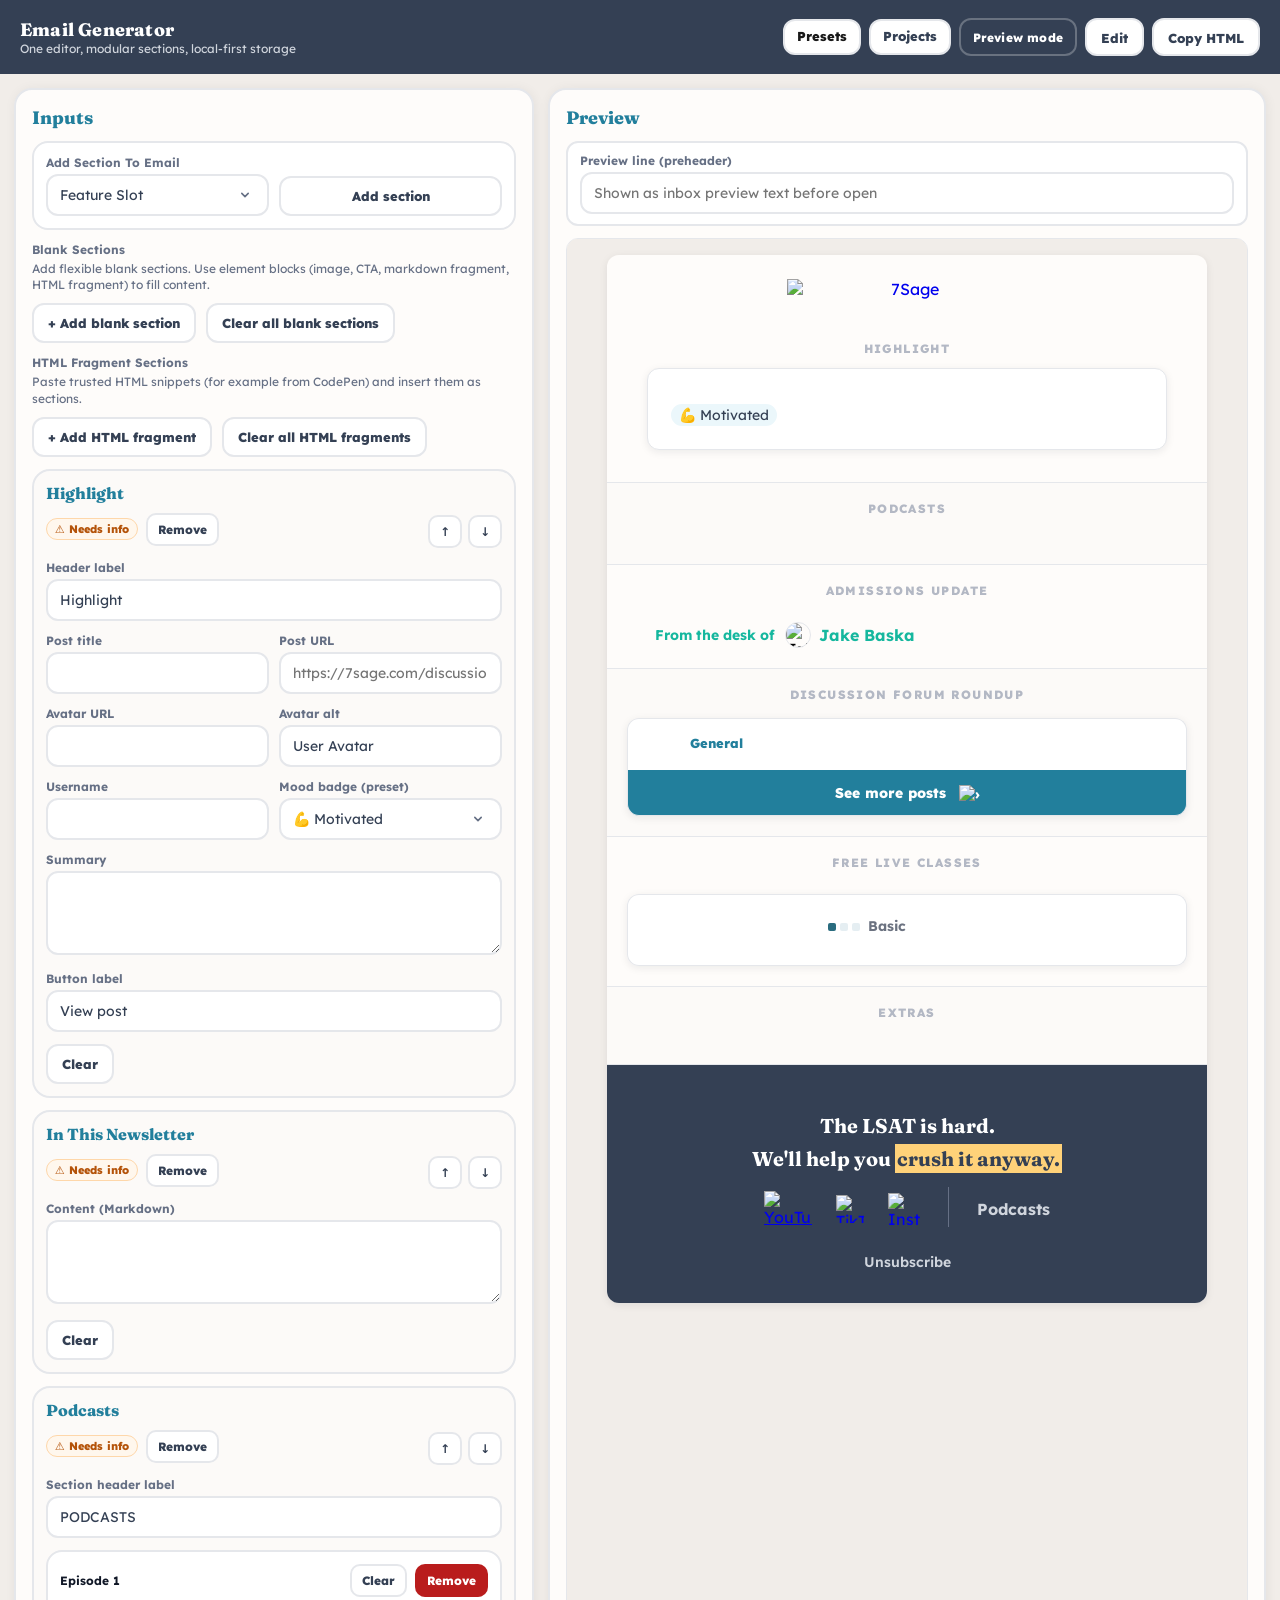
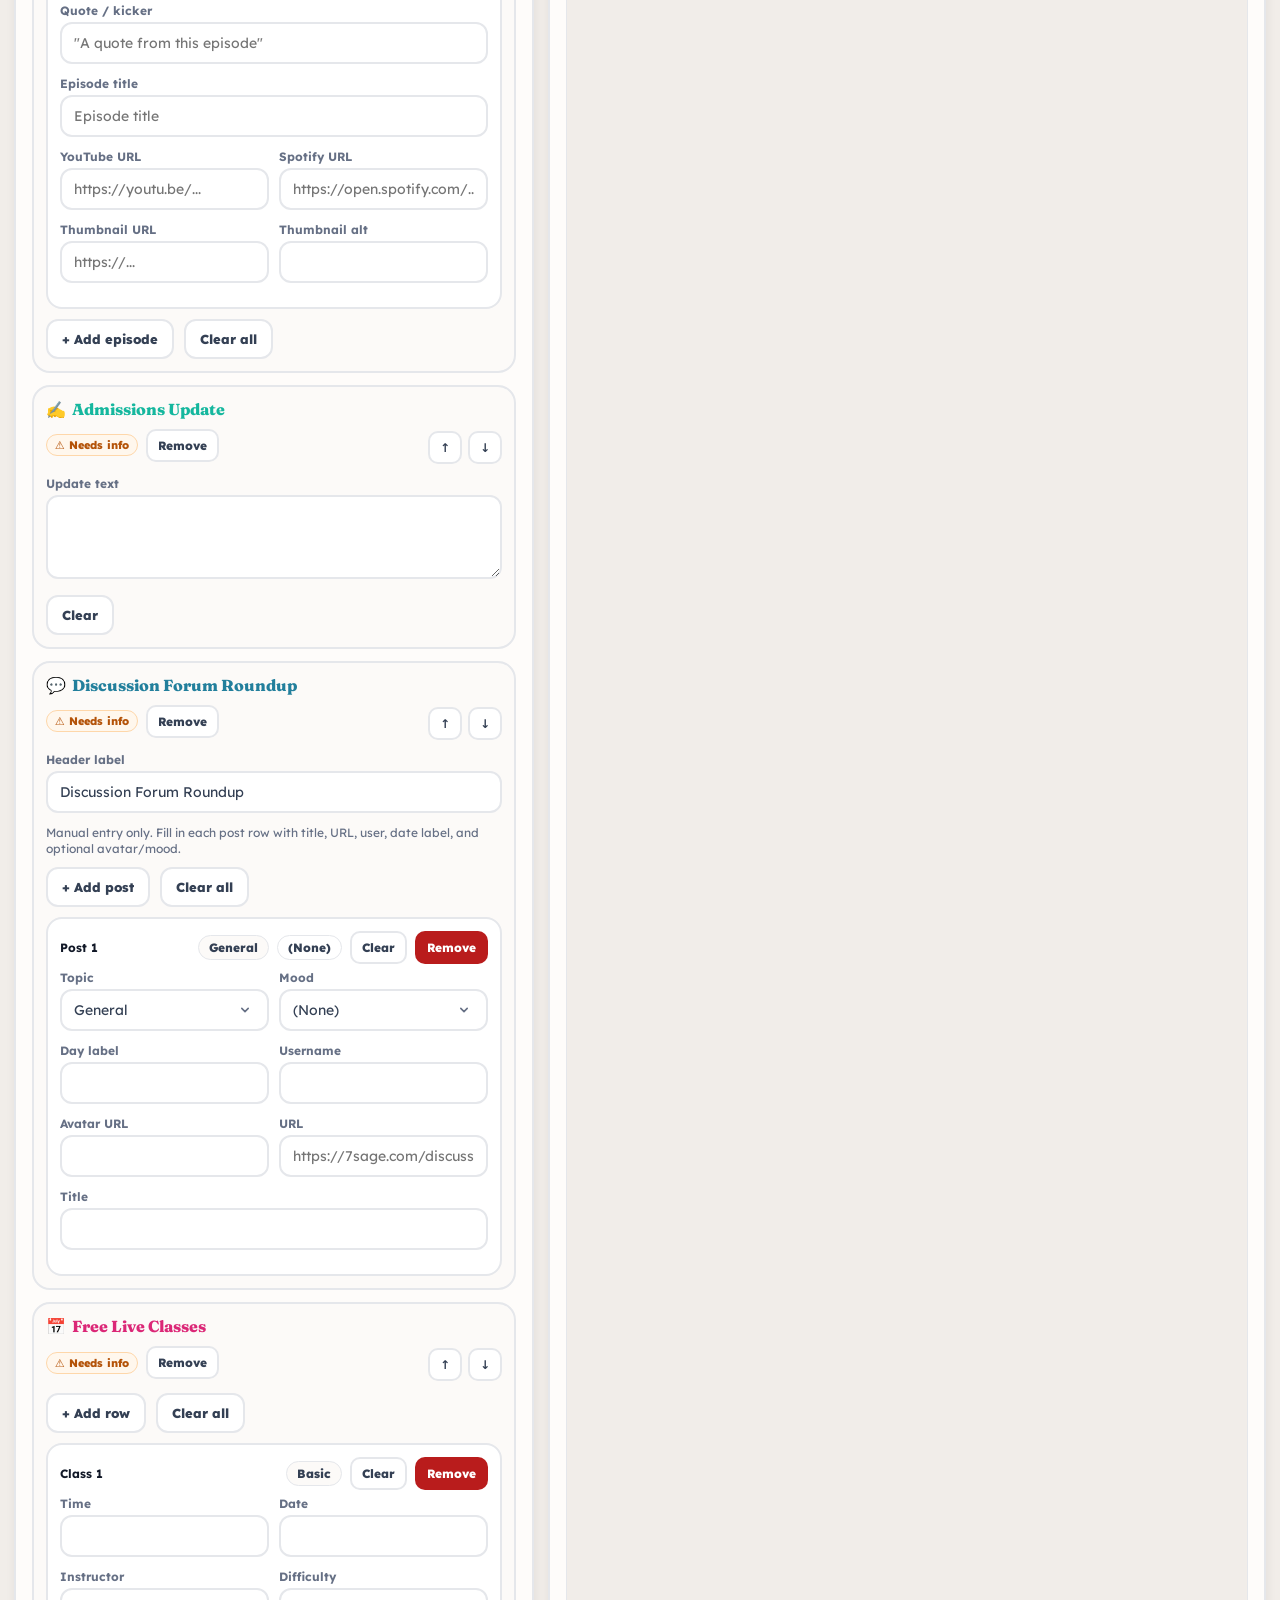
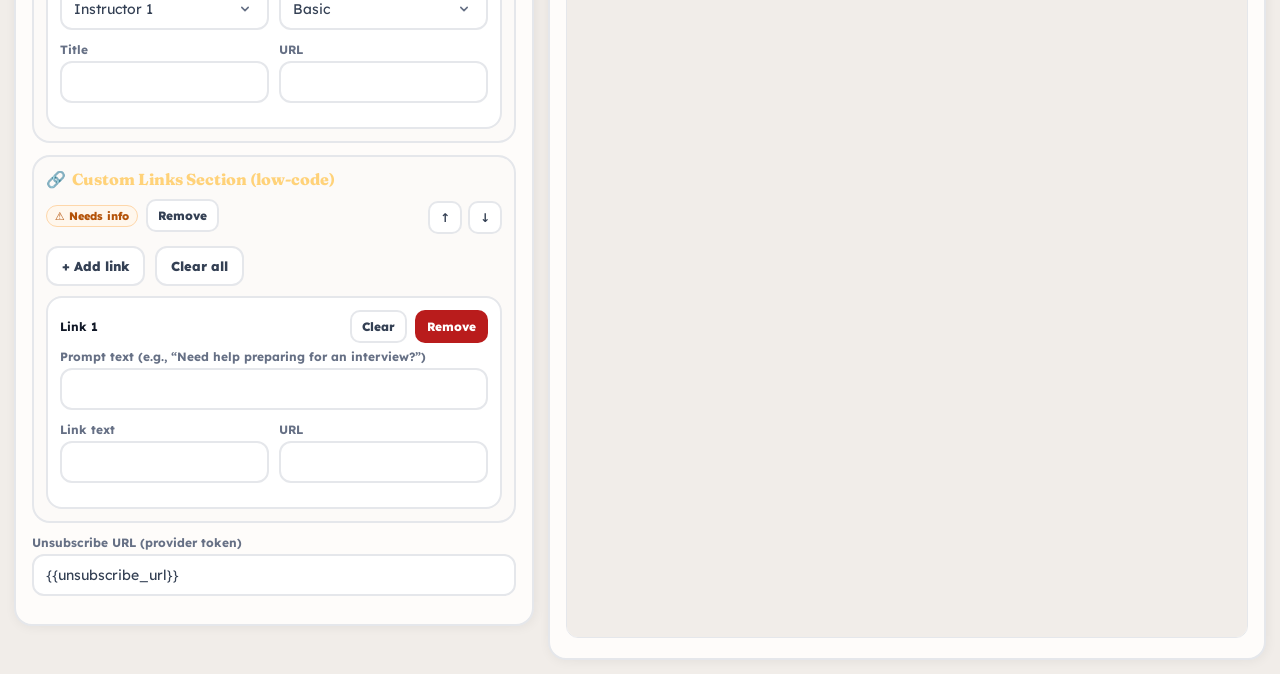
<file: index.html>
<!doctype html>
<html lang="en">
<head>
  <meta charset="utf-8" />
  <meta name="viewport" content="width=device-width,initial-scale=1" />
  <title>Newsletter Generator</title>

  <!-- Fonts -->
  <link rel="preconnect" href="https://fonts.googleapis.com">
  <link rel="preconnect" href="https://fonts.gstatic.com" crossorigin>
  <link href="https://fonts.googleapis.com/css2?family=Fraunces:opsz,wght@9..144,600;9..144,700;9..144,800&family=Lexend:wght@400;500;600;700;800&display=swap" rel="stylesheet">

  <!-- Styles -->
  <link rel="stylesheet" href="./styles.css">
</head>
<body>
<header>
  <div>
    <h1>Email Generator</h1>
    <div class="meta">One editor, modular sections, local-first storage</div>
  </div>
  <div class="header-actions">
    <details class="admin-dropdown" data-section="admin" id="presetsDropdown">
      <summary>Presets</summary>
      <div class="admin-dropdown-panel">
        <div class="small" style="margin:0 0 10px 0;">
          These lists drive dropdowns in the editor. Add/edit/remove items here. Changes are stored locally in this browser.
        </div>

        <details class="row preset-group" open>
          <summary class="preset-summary">
            <span>Mood presets</span>
            <button class="secondary tiny" type="button" id="addMoodBtn">+ Add</button>
          </summary>
          <div id="moodsAdmin" class="list"></div>
        </details>

        <details class="row preset-group">
          <summary class="preset-summary">
            <span>Topic presets</span>
            <button class="secondary tiny" type="button" id="addTopicBtn">+ Add</button>
          </summary>
          <div id="topicsAdmin" class="list"></div>
        </details>

        <details class="row preset-group">
          <summary class="preset-summary">
            <span>Instructor presets</span>
            <button class="secondary tiny" type="button" id="addInstructorBtn">+ Add</button>
          </summary>
          <div id="instructorsAdmin" class="list"></div>
        </details>

        <details class="row preset-group">
          <summary class="preset-summary">
            <span>Difficulty presets</span>
            <button class="secondary tiny" type="button" id="addDifficultyBtn">+ Add</button>
          </summary>
          <div id="difficultiesAdmin" class="list"></div>
        </details>

        <div class="btns">
          <button id="savePresetsBtn" type="button">Save presets</button>
          <button class="secondary" id="resetPresetsBtn" type="button">Reset presets</button>
        </div>
      </div>
    </details>

    <details class="admin-dropdown" id="projectsDropdown" data-storage-ui="true">
      <summary>Projects</summary>
      <div class="admin-dropdown-panel projects-dropdown-panel" data-storage-ui="true">
        <div class="row" data-storage-ui="true">
          <label>Saved projects</label>
          <select id="projectSelect"></select>
        </div>
        <div class="row" data-storage-ui="true">
          <label>Project name</label>
          <input id="projectNameInput" value="" placeholder="e.g. April LSAT newsletter" />
        </div>
        <div class="btns" data-storage-ui="true">
          <button class="secondary" id="newProjectBtn" type="button">New</button>
          <button class="secondary" id="saveProjectBtn" type="button">Save</button>
          <button class="secondary" id="saveAsProjectBtn" type="button">Save as</button>
          <button class="secondary" id="exportProjectBtn" type="button">Export JSON</button>
          <button class="secondary" id="importProjectBtn" type="button">Import JSON</button>
          <button class="danger" id="deleteProjectBtn" type="button">Delete</button>
        </div>
        <input id="importProjectFile" type="file" accept=".json,application/json" hidden data-storage-ui="true" />
      </div>
    </details>

    <span id="modeStatus" class="mode-status" aria-live="polite">Preview mode</span>
    <button class="secondary" type="button" id="modeToggleBtn">Preview</button>
    <button class="secondary" type="button" id="copyBtn">Copy HTML</button>
  </div>
</header>

<div class="wrap">
  <!-- LEFT -->
  <div class="panel sticky" id="editorPanel">
    <h2>Inputs</h2>

    <div class="row section-manager">
      <label>Add Section To Email</label>
      <div class="grid">
        <div>
          <select id="addSectionSelect"></select>
        </div>
        <div>
          <button class="secondary" type="button" id="addSectionBtn">Add section</button>
        </div>
      </div>
      <div class="small" id="addSectionEmpty" hidden style="margin-top:8px;">All available sections are currently included.</div>
    </div>

    <details class="row" open data-section="highlight" data-section-id="highlight">
  <summary>Highlight</summary>

      <div class="row" style="margin-top:10px;"><label>Header label</label><input id="highlight_label" value="Highlight" /></div>
      <div class="grid">
        <div class="row"><label>Post title</label><input id="highlight_title" value="" /></div>
        <div class="row"><label>Post URL</label><input id="highlight_url" value="" placeholder="https://7sage.com/discussion/..." /></div>
      </div>
      <div class="grid">
        <div class="row"><label>Avatar URL</label><input id="highlight_avatar" value="" /></div>
        <div class="row"><label>Avatar alt</label><input id="highlight_avatar_alt" value="User Avatar" /></div>
      </div>
      <div class="grid">
        <div class="row"><label>Username</label><input id="highlight_username" value="" /></div>
        <div class="row"><label>Mood badge (preset)</label><select id="highlight_mood"></select></div>
      </div>
      <div class="row"><label>Summary</label><textarea id="highlight_summary"></textarea></div>
      <div class="row"><label>Button label</label><input id="highlight_button" value="View post" /></div>
      <div class="btns">
        <button class="secondary" type="button" id="clearHighlightBtn">Clear</button>
      </div>
    </details>

    <details class="row" open data-section="in-this-newsletter" data-section-id="inThisNewsletter">
  <summary>In This Newsletter</summary>

      <div class="row" style="margin-top:10px;">
        <label>Content (Markdown)</label>
        <textarea id="in_this_newsletter_markdown"></textarea>
      </div>
      <div class="btns">
        <button class="secondary" type="button" id="clearInThisNewsletterBtn">Clear</button>
      </div>
    </details>

    <details class="row" open data-section="feature-slot" data-section-id="featureSlot">
  <summary>Feature Slot</summary>

      <div class="row" style="margin-top:10px;"><label>Header label</label><input id="feature_header" value="Feature Slot" /></div>
      <div class="row" style="margin-top:10px;"><label>Top text</label><textarea id="feature_top_text"></textarea></div>
      <div class="grid">
        <div class="row"><label>Image URL</label><input id="feature_img" value="" /></div>
        <div class="row"><label>Image alt</label><input id="feature_alt" value="" /></div>
      </div>
      <div class="row"><label>Image link URL (optional)</label><input id="feature_img_link" value="" placeholder="https://..." /></div>
      <div class="row">
        <label>Image width (desktop): <span id="feature_img_width_value">520px</span></label>
        <input id="feature_img_width" type="range" min="220" max="520" step="10" value="520" />
        <div class="small" style="margin-top:6px;">Auto-scales on mobile.</div>
      </div>
      <div class="row"><label>Bottom text</label><textarea id="feature_bottom_text"></textarea></div>
      <div class="grid">
        <div class="row"><label>CTA 1 text</label><input id="feature_cta_text_1" value="Learn more" /></div>
        <div class="row"><label>CTA 1 URL</label><input id="feature_cta_url_1" value="" /></div>
      </div>
      <div class="grid">
        <div class="row"><label>CTA 2 text (optional)</label><input id="feature_cta_text_2" value="try it now" /></div>
        <div class="row"><label>CTA 2 URL (optional)</label><input id="feature_cta_url_2" value="" /></div>
      </div>
      <div class="btns">
        <button class="secondary" type="button" id="clearFeatureBtn">Clear</button>
      </div>
    </details>

    <details class="row" open data-section="podcasts" data-section-id="podcasts">
  <summary>Podcasts</summary>

      <div class="row" style="margin-top:10px;"><label>Section header label</label><input id="podcasts_header" value="PODCASTS" /></div>
      <div id="podcastsList" style="margin-top:8px;"></div>
      <div class="btns" style="margin-top:10px;">
        <button class="secondary" type="button" id="addPodcastBtn">+ Add episode</button>
        <button class="secondary" type="button" id="clearAllPodcastsBtn">Clear all</button>
      </div>
    </details>

    <details class="row" open data-section="admissions-blog" data-section-id="admissionsBlog">
  <summary>Admissions Update</summary>

      <div class="row" style="margin-top:10px;"><label>Update text</label><textarea id="blog_desc"></textarea></div>
      <div class="btns">
        <button class="secondary" type="button" id="clearBlogBtn">Clear</button>
      </div>
    </details>

    <details class="row" open data-section="discussion" data-section-id="discussion">
  <summary>Discussion Forum Roundup</summary>

      <div class="row" style="margin-top:10px;"><label>Header label</label><input id="discussion_label" value="Discussion Forum Roundup" /></div>
      <div class="small" style="margin-top:8px;">
        Manual entry only. Fill in each post row with title, URL, user, date label, and optional avatar/mood.
      </div>
      <div class="btns" style="margin-top:10px;">
        <button class="secondary" type="button" id="addDiscussionBtn">+ Add post</button>
        <button class="secondary" type="button" id="clearAllDiscussionBtn">Clear all</button>
      </div>
      <div id="discussionList" class="list"></div>
    </details>

    <details class="row" open data-section="live-classes" data-section-id="liveClasses">
  <summary>Free Live Classes</summary>

      <div class="btns" style="margin-top:10px;">
        <button class="secondary" type="button" id="addClassBtn">+ Add row</button>
        <button class="secondary" type="button" id="clearAllClassesBtn">Clear all</button>
      </div>
      <div id="classesList" class="list"></div>
    </details>

    <details class="row" open data-section="custom-links" data-section-id="customLinks">
  <summary>Custom Links Section (low-code)</summary>

      <div class="btns" style="margin-top:10px;">
        <button class="secondary" type="button" id="addCustomLinkBtn">+ Add link</button>
        <button class="secondary" type="button" id="clearAllCustomLinksBtn">Clear all</button>
      </div>
      <div id="customLinksList" class="list"></div>
    </details>

    <div class="row" id="markdownSectionsControls">
      <label>Blank Sections</label>
      <div class="small" style="margin-top:4px;">
        Add flexible blank sections. Use element blocks (image, CTA, markdown fragment, HTML fragment) to fill content.
      </div>
      <div class="btns" style="margin-top:10px;">
        <button class="secondary" type="button" id="addMarkdownSectionBtn">+ Add blank section</button>
        <button class="secondary" type="button" id="clearAllMarkdownSectionsBtn">Clear all blank sections</button>
      </div>
    </div>

    <div class="row" id="htmlFragmentsControls">
      <label>HTML Fragment Sections</label>
      <div class="small" style="margin-top:4px;">
        Paste trusted HTML snippets (for example from CodePen) and insert them as sections.
      </div>
      <div class="btns" style="margin-top:10px;">
        <button class="secondary" type="button" id="addHtmlFragmentBtn">+ Add HTML fragment</button>
        <button class="secondary" type="button" id="clearAllHtmlFragmentsBtn">Clear all HTML fragments</button>
      </div>
    </div>

    <div class="row">
      <label>Unsubscribe URL (provider token)</label>
      <input id="unsubscribe_url" value="{{unsubscribe_url}}" />
    </div>
  </div>

  <!-- RIGHT -->
  <div class="panel" id="previewPanel">
    <h2>Preview</h2>
    <div class="preview-controls row">
      <label>Preview line (preheader)</label>
      <input id="preheader" value="" placeholder="Shown as inbox preview text before open" />
    </div>
    <iframe id="preview" title="preview"></iframe>
  </div>
</div>

<script src="./app.js" defer></script>
</body>
</html>
</file>
<file: styles.css>
:root{
  --ink-900:#111827;
  --ink-700:#344054;
  --ink-500:#667085;

  --sage-blue:#227f9c;
  --sage-teal:#15b79e;
  --sage-yellow:#ffd279;

  --bg-outer:#f1ede9;
  --bg-section-a:#fefcfa;
  --bg-section-b:#fcfaf8;

  --border-soft:#e5e7eb;
  --shadow-soft: 1px 1px 12px rgba(0,0,0,.06);
}

*{ box-sizing:border-box; }

body{
  margin:0;
  background:var(--bg-outer);
  font-family:"Lexend", system-ui, -apple-system, Segoe UI, Roboto, Helvetica, Arial, sans-serif;
  color:var(--ink-700);
}

header{
  padding:18px 20px;
  background:var(--ink-700);
  color:#fff;
  display:flex;
  align-items:center;
  justify-content:space-between;
  gap:12px;
  flex-wrap:wrap;
}

header h1{
  margin:0;
  font-family:"Fraunces", Georgia, serif;
  font-size:18px;
  font-weight:800;
  letter-spacing:.2px;
}

header .meta{
  font-family:"Lexend", system-ui, sans-serif;
  font-size:12px;
  color:#d0d5dd;
}

.header-actions{
  display:flex;
  align-items:center;
  gap:8px;
  flex-wrap:wrap;
  position:relative;
}

.header-actions > button{
  height:38px;
}

.mode-status{
  display:inline-flex;
  align-items:center;
  height:38px;
  border:2px solid rgba(255,255,255,.26);
  border-radius:12px;
  padding:0 12px;
  font-family:"Lexend", system-ui, sans-serif;
  font-size:12px;
  font-weight:800;
  color:#ffffff;
  letter-spacing:.2px;
  white-space:nowrap;
}

header .admin-dropdown{
  position:relative;
  border:0;
  background:transparent;
  padding:0;
  margin:0;
}

header .admin-dropdown > summary{
  list-style:none;
  cursor:pointer;
  border:2px solid var(--border-soft);
  border-radius:12px;
  padding:8px 12px;
  background:#fff;
  color:var(--ink-700);
  font-family:"Lexend", system-ui, sans-serif;
  font-size:13px;
  font-weight:800;
  line-height:1.2;
}

#presetsDropdown > summary{
  font-family:"Lexend", system-ui, sans-serif !important;
}

header .admin-dropdown > summary::-webkit-details-marker{
  display:none;
}

header .admin-dropdown > summary::before{
  content:none !important;
}

header .admin-dropdown[open] > summary{
  background:var(--bg-section-b);
}

.admin-dropdown-panel{
  position:absolute;
  right:0;
  top:44px;
  width:min(520px, calc(100vw - 32px));
  max-height:70vh;
  overflow:auto;
  padding:12px;
  border:2px solid var(--border-soft);
  border-radius:16px;
  background:var(--bg-section-a);
  color:var(--ink-700);
  box-shadow:var(--shadow-soft);
  z-index:60;
}

.projects-dropdown-panel{
  width:min(420px, calc(100vw - 32px));
}

.admin-dropdown-panel .btns{
  margin-top:10px;
}

.admin-dropdown-panel .row:last-child{
  margin-bottom:0;
}

.wrap{
  display:grid;
  grid-template-columns:520px 1fr;
  gap:14px;
  padding:14px;
}

body.preview-edit-mode .wrap{
  grid-template-columns:420px 1fr;
}

body.preview-edit-mode #editorPanel{
  display:block;
  max-height:calc(100vh - 28px);
  overflow:auto;
}

body.preview-edit-mode #previewPanel{
  width:100%;
}

#editorPanel.preview-section-tray-mode{
  border-color:#d0d5dd;
  background:#ffffff;
}

#editorPanel.preview-section-tray-mode h2{
  margin-bottom:10px;
}

#editorPanel [data-preview-section-tray-empty]{
  border:2px dashed var(--border-soft);
  border-radius:14px;
  padding:12px;
  background:#fff;
  margin-bottom:0;
}

.panel{
  background:var(--bg-section-a);
  border:2px solid var(--border-soft);
  border-radius:18px;
  padding:16px;
  box-shadow:var(--shadow-soft);
}

.panel h2{
  font-family:"Fraunces", Georgia, serif;
  font-size:18px;
  margin:0 0 12px;
  font-weight:800;
  color:var(--sage-blue);
}

.small{
  font-size:12px;
  color:var(--ink-500);
  line-height:1.35;
  font-family:"Lexend", system-ui, sans-serif;
}

.section-manager{
  border:2px solid var(--border-soft);
  border-radius:16px;
  padding:12px;
  background:#fff;
}

.section-manager .grid{
  align-items:end;
}

.section-manager button{
  width:100%;
}

label{
  display:block;
  font-size:12px;
  font-weight:700;
  color:var(--ink-500);
  margin-bottom:4px;
  font-family:"Lexend", system-ui, sans-serif;
}

input, textarea, select{
  width:100%;
  border:2px solid var(--border-soft);
  border-radius:12px;
  padding:10px 12px;
  font-size:14px;
  outline:none;
  background:#fff;
  color:var(--ink-700);
  font-family:"Lexend", system-ui, sans-serif;
}

textarea{ min-height:84px; resize:vertical; }

input:focus, textarea:focus, select:focus{
  border-color:var(--sage-teal);
  box-shadow:0 0 0 3px rgba(21,183,158,.15);
}

.row{ margin-bottom:12px; }
.grid{ display:grid; grid-template-columns:1fr 1fr; gap:10px; }
.btns{ display:flex; gap:10px; flex-wrap:wrap; }

button{
  border:2px solid transparent;
  border-radius:12px;
  padding:10px 14px;
  font-weight:800;
  cursor:pointer;
  font-size:13px;
  font-family:"Lexend", system-ui, sans-serif;
}

button.primary{
  background:var(--sage-blue);
  color:#fff;
}

button.secondary{
  background:#fff;
  color:var(--ink-700);
  border-color:var(--border-soft);
}

button.danger{
  background:#b91c1c;
  color:#fff;
}

button.tiny{
  padding:7px 10px;
  font-size:12px;
  border-radius:10px;
}

button.primary:hover{ background:#1b6b84; }
button.secondary:hover{ background:var(--bg-section-b); }

.sticky{ position:sticky; top:14px; align-self:start; }

iframe {
  width:100%;
  min-height:3600px;
  border:1px solid #e5e7eb;
  border-radius:12px;
  background:#fff;
}

.preview-controls{
  padding:10px 12px;
  border:2px solid var(--border-soft);
  border-radius:12px;
  background:#fff;
}


details{
  border:2px solid var(--border-soft);
  border-radius:18px;
  padding:12px;
  background:var(--bg-section-b);
}

summary{
  cursor:pointer;
  font-family:"Fraunces", Georgia, serif;
  font-weight:800;
  color:var(--sage-blue);
  font-size:16px;
  list-style:none;
}


summary::-webkit-details-marker{ display:none; }

.list{ display:flex; flex-direction:column; gap:10px; margin-top:10px; }

.item{
  border:2px solid var(--border-soft);
  border-radius:16px;
  padding:12px;
  background:#fff;
}

.itemHead{
  display:flex;
  justify-content:space-between;
  align-items:center;
  gap:10px;
  margin-bottom:6px;
}

.itemHead strong{
  font-size:12px;
  color:var(--ink-900);
  font-family:"Lexend", system-ui, sans-serif;
}

.itemHead .actions{ display:flex; gap:8px; align-items:center; }

.sectionList{ display:flex; flex-direction:column; gap:10px; }

.sectionRow{
  display:flex;
  align-items:center;
  justify-content:space-between;
  gap:10px;
  padding:10px 12px;
  border:2px solid var(--border-soft);
  border-radius:16px;
  background:#fff;
}

.sectionRow .left{ display:flex; align-items:center; gap:10px; }
.sectionRow .right{ display:flex; align-items:center; gap:8px; }

.pill{
  display:inline-block;
  padding:4px 10px;
  border-radius:999px;
  font-size:12px;
  font-weight:800;
  border:1px solid var(--border-soft);
  background:var(--bg-section-b);
  color:var(--ink-700);
  font-family:"Lexend", system-ui, sans-serif;
}

.mono{
  font-family:ui-monospace, SFMono-Regular, Menlo, Monaco, Consolas, "Liberation Mono";
}
/* ===============================
   Section editor title colors
   =============================== */

details[data-section] summary {
  font-family: "Fraunces", Georgia, serif;
  font-weight: 800;
}

/* Core content sections */
details[data-section="lsat"] summary {
  color: #227f9c;
}

details[data-section="admissions-podcast"] summary {
  color: #15b79e;
}

details[data-section="admissions-blog"] summary {
  color: #15b79e;
}

details[data-section="discussion"] summary {
  color: #227f9c;
}

details[data-section="live-classes"] summary {
  color: #db2777;
}

details[data-section="custom-links"] summary {
  color: #ffd279;
}

details[data-section="markdown-sections"] summary {
  color: #0f766e;
}

/* Admin / structural sections */
details[data-section="admin"] summary {
  color: #191919;
}

/* ===============================
   Lock section title colors
   =============================== */

details[data-section] > summary {
  font-family: "Fraunces", Georgia, serif;
  font-weight: 800;
}

/* LSAT Podcast */
details[data-section="lsat"] > summary {
  color: #227f9c !important;
}

/* Admissions Podcast */
details[data-section="admissions-podcast"] > summary {
  color: #15b79e !important;
}

/* Admissions Blog */
details[data-section="admissions-blog"] > summary {
  color: #15b79e !important;
}

/* Discussion Forum Roundup */
details[data-section="discussion"] > summary {
  color: #227f9c !important;
}

/* Free Live Classes */
details[data-section="live-classes"] > summary {
  color: #db2777 !important;
}

/* Custom Links */
details[data-section="custom-links"] > summary {
  color: #ffd279 !important;
}

/* Markdown sections */
details[data-section="markdown-sections"] > summary {
  color: #0f766e !important;
}

/* Admin sections */
details[data-section="admin"] > summary {
  color: #191919 !important;
}

/* ===============================
   Section-specific focus rings
   =============================== */

details[data-section] input:focus,
details[data-section] textarea:focus,
details[data-section] select:focus {
  box-shadow: none;
}

/* LSAT */
details[data-section="lsat"] input:focus,
details[data-section="lsat"] textarea:focus,
details[data-section="lsat"] select:focus {
  border-color: #227f9c;
  box-shadow: 0 0 0 3px rgba(34,127,156,.18);
}

/* Admissions (pod + blog) */
details[data-section="admissions-podcast"] input:focus,
details[data-section="admissions-podcast"] textarea:focus,
details[data-section="admissions-podcast"] select:focus,
details[data-section="admissions-blog"] input:focus,
details[data-section="admissions-blog"] textarea:focus,
details[data-section="admissions-blog"] select:focus {
  border-color: #15b79e;
  box-shadow: 0 0 0 3px rgba(21,183,158,.18);
}

/* Discussion */
details[data-section="discussion"] input:focus,
details[data-section="discussion"] textarea:focus,
details[data-section="discussion"] select:focus {
  border-color: #227f9c;
  box-shadow: 0 0 0 3px rgba(34,127,156,.18);
}

/* Live classes */
details[data-section="live-classes"] input:focus,
details[data-section="live-classes"] textarea:focus,
details[data-section="live-classes"] select:focus {
  border-color: #db2777;
  box-shadow: 0 0 0 3px rgba(219,39,119,.18);
}

/* Custom links */
details[data-section="custom-links"] input:focus,
details[data-section="custom-links"] textarea:focus,
details[data-section="custom-links"] select:focus {
  border-color: #ffd279;
  box-shadow: 0 0 0 3px rgba(255,210,121,.25);
}

/* Markdown sections */
details[data-section="markdown-sections"] input:focus,
details[data-section="markdown-sections"] textarea:focus,
details[data-section="markdown-sections"] select:focus {
  border-color: #0f766e;
  box-shadow: 0 0 0 3px rgba(15,118,110,.2);
}

/* Admin */
details[data-section="admin"] input:focus,
details[data-section="admin"] textarea:focus,
details[data-section="admin"] select:focus {
  border-color: #191919;
  box-shadow: 0 0 0 3px rgba(25,25,25,.18);
}
    
/* ===============================
   Section icons (inherit color)
   =============================== */

details[data-section] > summary::before {
  display: inline-block;
  width: 18px;
  margin-right: 8px;
  text-align: center;
  font-size: 16px;
}

/* Icons per section */
details[data-section="lsat"] > summary::before {
  content: "🎧";
}

details[data-section="admissions-podcast"] > summary::before {
  content: "🎙️";
}

details[data-section="admissions-blog"] > summary::before {
  content: "✍️";
}

details[data-section="discussion"] > summary::before {
  content: "💬";
}

details[data-section="live-classes"] > summary::before {
  content: "📅";
}

details[data-section="custom-links"] > summary::before {
  content: "🔗";
}

details[data-section="markdown-sections"] > summary::before {
  content: "📝";
}

details[data-section="admin"] > summary::before {
  content: "⚙️";
}
/* ===============================
   Section hover – card lift
   =============================== */

details[data-section] {
  transition:
    transform 140ms ease,
    box-shadow 140ms ease,
    border-color 140ms ease;
}

details[data-section]:hover {
  transform: translateY(-1px);
  box-shadow:
    0 4px 18px rgba(0,0,0,.06),
    0 1px 4px rgba(0,0,0,.04);
}
    /* ===============================
   Section hover – summary refinement
   =============================== */

details[data-section] > summary {
  transition:
    letter-spacing 140ms ease,
    opacity 140ms ease;
}

details[data-section]:hover > summary {
  letter-spacing: .2px;
  opacity: .95;
}
/* ===============================
   Hover hints that affect preview
   =============================== */

details[data-section]:hover ~ .panel iframe {
  box-shadow:
    0 0 0 1px #e5e7eb,
    0 12px 30px rgba(0,0,0,.08);
}

    /* ===============================
   Section readiness pills
   =============================== */

.status-pill {
  font-family: 'Lexend', system-ui, sans-serif;
  font-size: 11px;
  font-weight: 800;
  padding: 3px 8px;
  border-radius: 999px;
  border: 1px solid transparent;
  white-space: nowrap;
}

.status-pill.ready {
  background: #ecfdf3;
  color: #027a48;
  border-color: #a6f4c5;
}

.status-pill.needs {
  background: #fff7ed;
  color: #b45309;
  border-color: #fed7aa;
}

.status-pill.disabled {
  background: #f2f4f7;
  color: #667085;
  border-color: #e4e7ec;
}
/* Preset collapsibles */
.preset-group summary {
  display:flex;
  align-items:center;
  justify-content:space-between;
  gap:10px;
  cursor:pointer;
  list-style:none;
}

.preset-group summary::-webkit-details-marker {
  display:none;
}

.preset-group summary span {
  font-weight:800;
  font-size:12px;
  color:#191919;
}

/* Prevent button click from toggling collapse */
.preset-group summary button {
  pointer-events:auto;
}
@media (max-width: 1100px) {
  .wrap {
    grid-template-columns: 1fr;
  }

  .sticky {
    position: static;
    top: auto;
  }

  iframe {
    min-height: 900px;
  }
}

@media (max-width: 720px) {
  .grid {
    grid-template-columns: 1fr;
  }
}
    
    /* ===============================
   Custom select styling (editor)
   =============================== */

select {
  -webkit-appearance: none;
  -moz-appearance: none;
  appearance: none;

  width: 100%;
  border: 2px solid var(--border-soft);
  border-radius: 12px;
  padding: 10px 40px 10px 12px;

  font-size: 14px;
  font-family: "Lexend", system-ui, sans-serif;
  color: var(--ink-700);
  background-color: #ffffff;

  background-image:
    url("data:image/svg+xml,%3Csvg viewBox='0 0 20 20' fill='none' xmlns='http://www.w3.org/2000/svg'%3E%3Cpath d='M6 8l4 4 4-4' stroke='%23667085' stroke-width='2' stroke-linecap='round' stroke-linejoin='round'/%3E%3C/svg%3E");
  background-repeat: no-repeat;
  background-position: right 14px center;
  background-size: 16px 16px;

  cursor: pointer;
}

/* Hover */
select:hover {
  background-color: var(--bg-section-b);
}

/* Disabled */
select:disabled {
  background-color: #f2f4f7;
  color: #98a2b3;
  cursor: not-allowed;
}
select:focus {
  outline: none;
}
</file>
